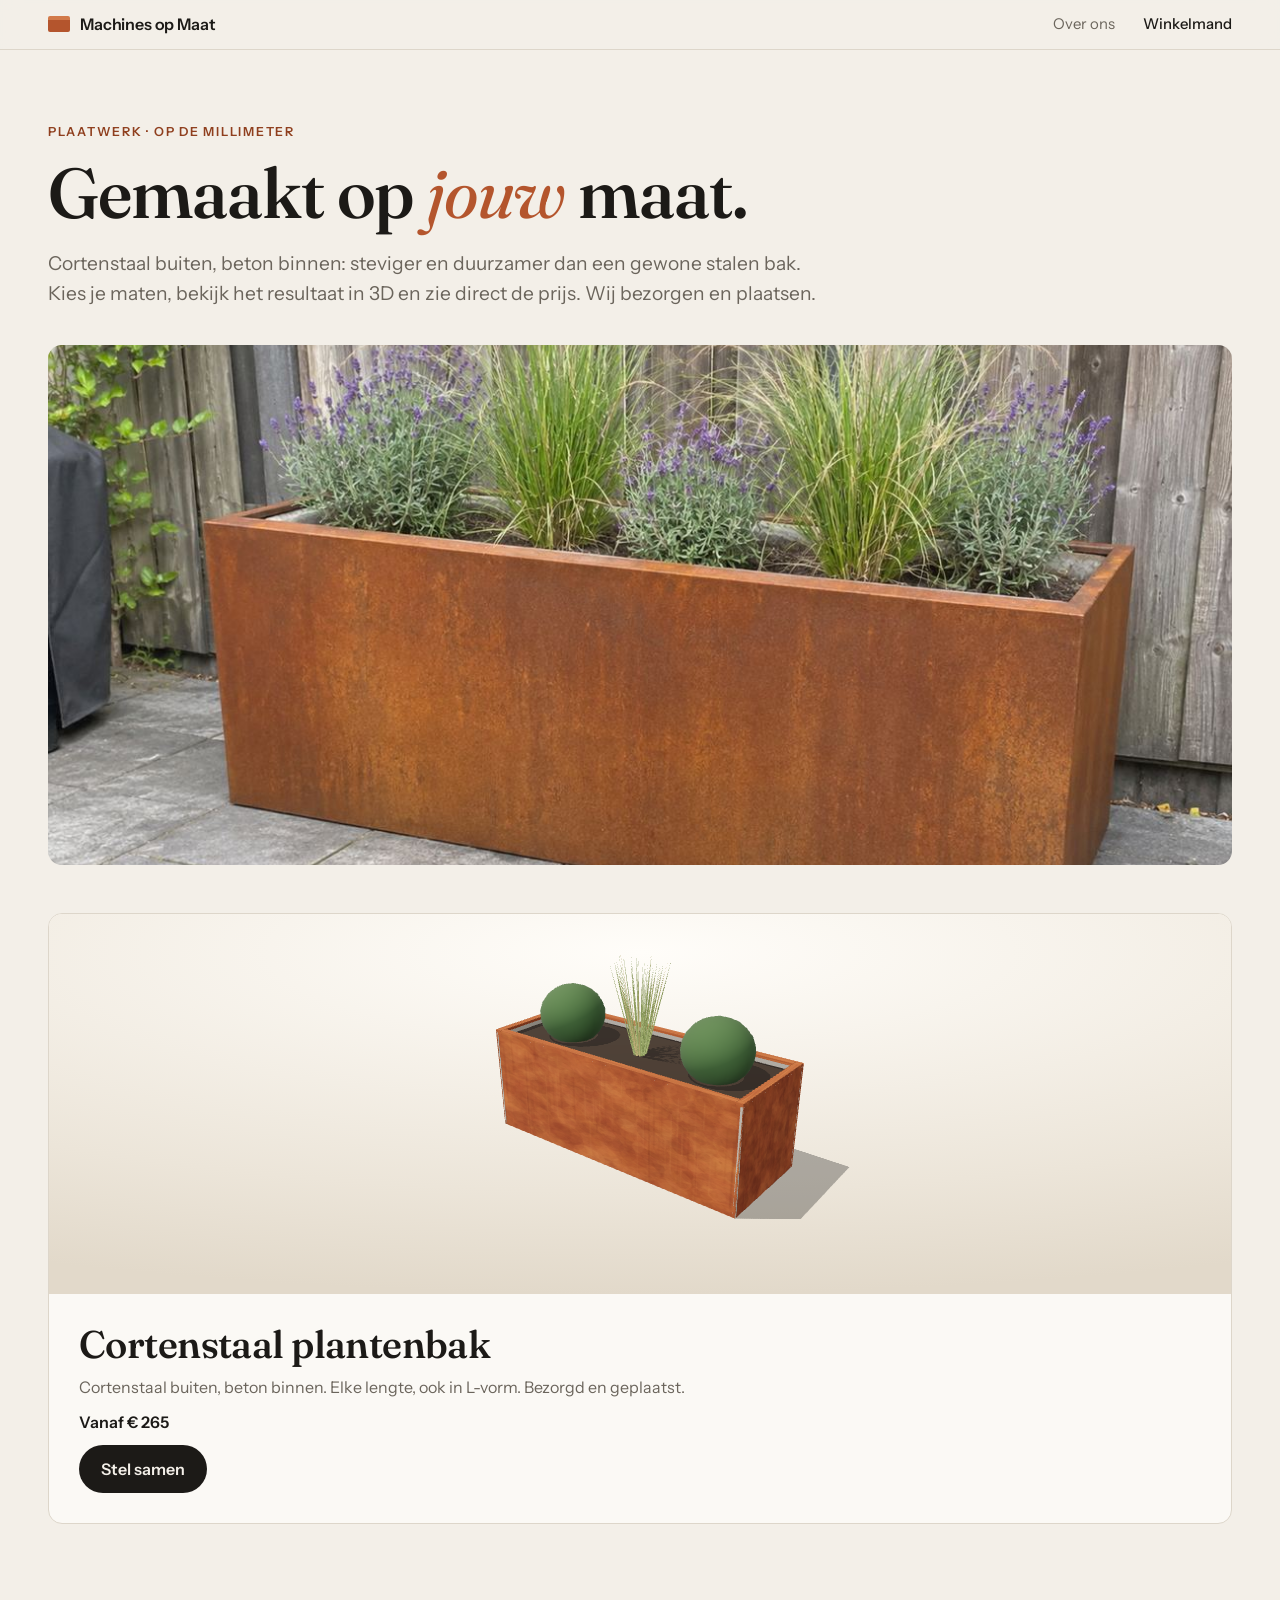
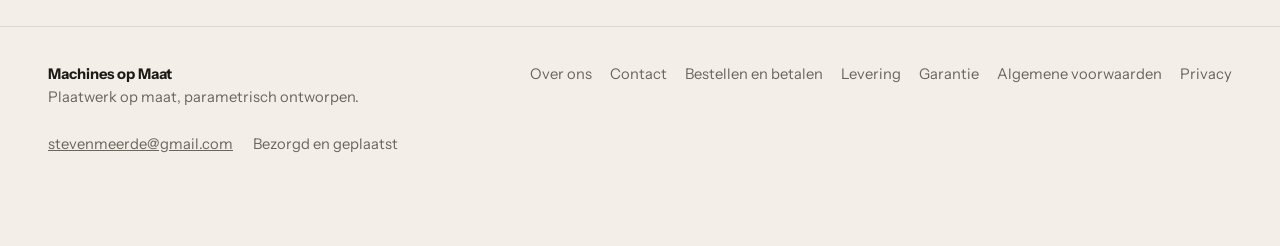
<file: index.html>
<!doctype html>
<html lang="nl">
<head>
  <meta charset="utf-8" />
  <meta name="viewport" content="width=device-width, initial-scale=1" />
  <title>Cortenstaal op maat – plantenbakken en plaatwerk | Machines op Maat</title>
  <meta name="description" content="Cortenstaal en plaatwerk op de millimeter op jouw maat. Stel je plantenbak zelf samen, bekijk hem in 3D en zie direct de prijs." />
  <meta property="og:title" content="Machines op Maat" />
  <meta property="og:description" content="Plaatwerk op jouw maat: stel samen, bekijk in 3D en zie direct de prijs." />
  <meta property="og:type" content="website" />
  <link rel="canonical" href="https://cortenopmaat.nl/" />
  <meta property="og:url" content="https://cortenopmaat.nl/" />
  <meta property="og:image" content="https://cortenopmaat.nl/img/fotos/lang-schutting.jpg" />
  <script type="application/ld+json">{"@context":"https://schema.org","@type":"Organization","name":"Machines op Maat","url":"https://cortenopmaat.nl/","logo":"https://cortenopmaat.nl/img/plantenbak.png"}</script>
  <meta name="theme-color" content="#f3efe8" />
  <link rel="icon" href="data:image/svg+xml,%3Csvg xmlns='http://www.w3.org/2000/svg' viewBox='0 0 32 32'%3E%3Crect width='32' height='32' rx='6' fill='%231c1a17'/%3E%3Cpath d='M6 12h20v12H6z' fill='%23b4552d'/%3E%3Cpath d='M6 12h20v3H6z' fill='%23d27a4a'/%3E%3C/svg%3E" />
  <link rel="preconnect" href="https://fonts.googleapis.com" />
  <link rel="preconnect" href="https://fonts.gstatic.com" crossorigin />
  <link href="https://fonts.googleapis.com/css2?family=Fraunces:opsz,wght@9..144,400;9..144,560&family=Instrument+Sans:wght@400;500;600&display=swap" rel="stylesheet" />
  <script type="module" crossorigin src="./assets/index-7jy2VyW_.js"></script>
  <link rel="modulepreload" crossorigin href="./assets/mand-CVOlcmut.js">
  <link rel="modulepreload" crossorigin href="./assets/url-CrUWaDrc.js">
  <link rel="modulepreload" crossorigin href="./assets/three.core-C15xORQ-.js">
  <link rel="modulepreload" crossorigin href="./assets/scene-BCp9Zj56.js">
  <link rel="stylesheet" crossorigin href="./assets/stijl-B1jj_uhL.css">
</head>
<body>
  <header class="kop">
    <a class="merk" href="./"><span class="merk-blok" aria-hidden="true"></span><span data-merk>Machines op Maat</span></a>
    <nav aria-label="Pagina"><a href="./info.html">Over ons</a><a class="altijd" href="./afrekenen.html" data-mand>Winkelmand</a></nav>
  </header>

  <main>
    <section class="intro">
      <p class="label">Plaatwerk · op de millimeter</p>
      <h1>Gemaakt op <em>jouw</em> maat.</h1>
      <p class="lead">Cortenstaal buiten, beton binnen: steviger en duurzamer dan een gewone stalen bak. Kies je maten, bekijk het resultaat in 3D en zie direct de prijs. Wij bezorgen en plaatsen.</p>
    </section>
    <figure class="heldfoto"><img src="./img/fotos/lang-schutting.jpg" alt="Cortenstalen plantenbak met betonnen binnenwand in een tuin" width="1200" height="900" /></figure>
    <!-- De productkaarten komen uit producten/index.js (zie js/landing.js). -->
    <section id="producten" class="producten" aria-label="Producten"></section>
  </main>

  <footer class="voet">
    <div><strong data-merk>Machines op Maat</strong><p>Plaatwerk op maat, parametrisch ontworpen.</p></div>
    <nav class="voetlinks" aria-label="Informatie"><a href="./info.html#over-ons">Over ons</a><a href="./info.html#contact">Contact</a><a href="./info.html#bestellen">Bestellen en betalen</a><a href="./info.html#levering">Levering</a><a href="./info.html#garantie">Garantie</a><a href="./info.html#voorwaarden">Algemene voorwaarden</a><a href="./info.html#privacy">Privacy</a></nav>
    <div id="voetcontact"></div>
  </footer>
</body>
</html>
</file>
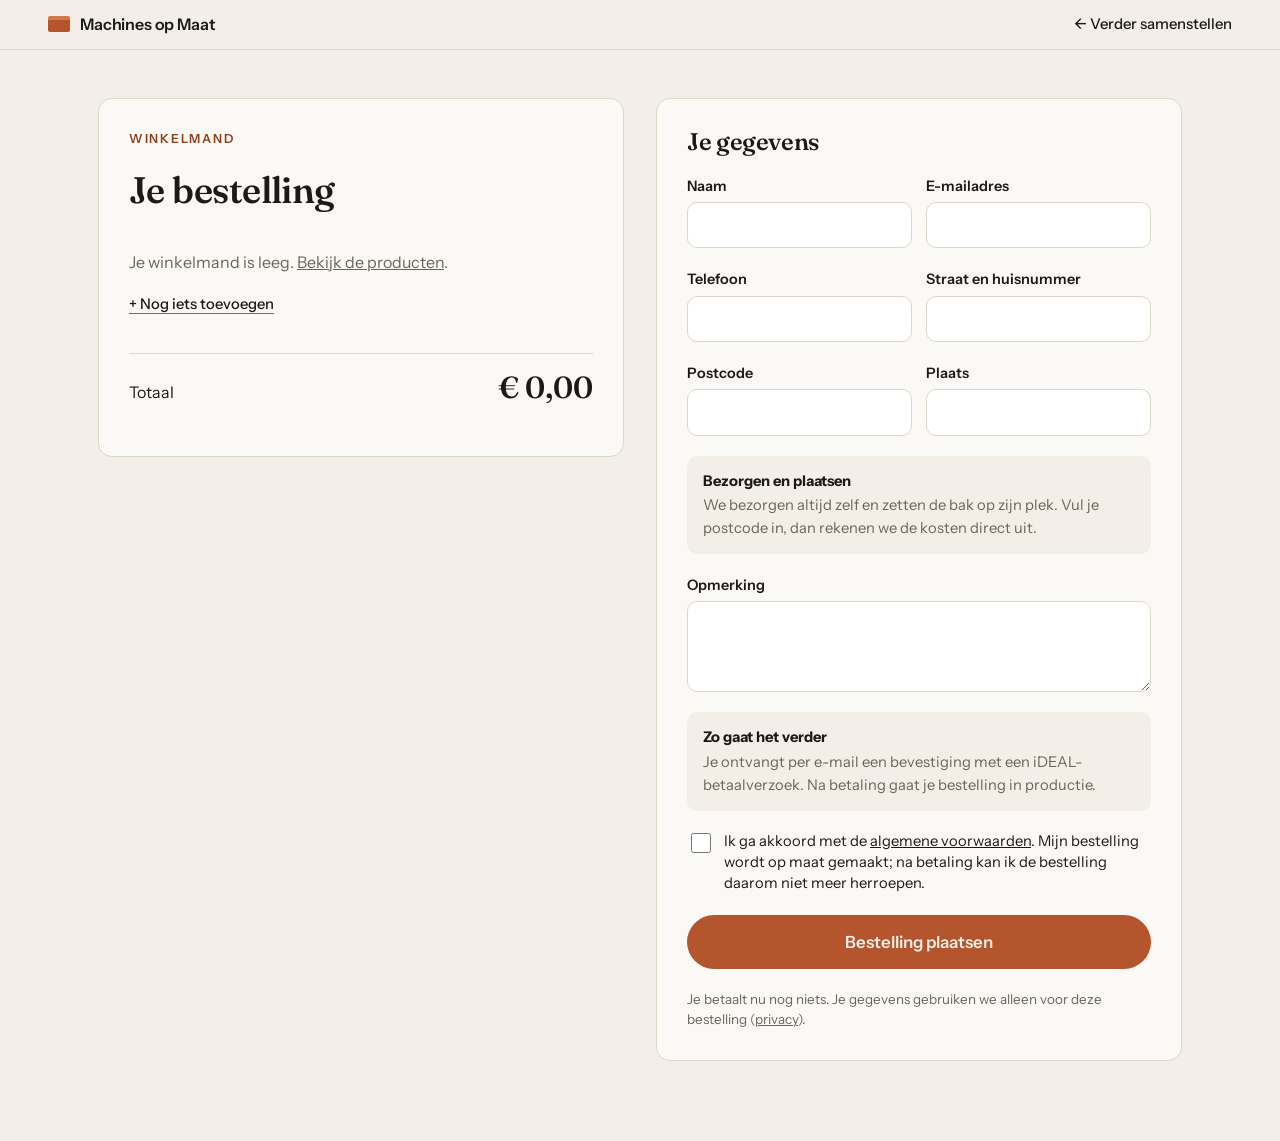
<file: afrekenen.html>
<!doctype html>
<html lang="nl">
<head>
  <meta charset="utf-8" />
  <meta name="viewport" content="width=device-width, initial-scale=1" />
  <title>Bestellen – Machines op Maat</title>
  <meta name="robots" content="noindex" />
  <meta name="theme-color" content="#f3efe8" />
  <link rel="icon" href="data:image/svg+xml,%3Csvg xmlns='http://www.w3.org/2000/svg' viewBox='0 0 32 32'%3E%3Crect width='32' height='32' rx='6' fill='%231c1a17'/%3E%3Cpath d='M6 12h20v12H6z' fill='%23b4552d'/%3E%3Cpath d='M6 12h20v3H6z' fill='%23d27a4a'/%3E%3C/svg%3E" />
  <link rel="preconnect" href="https://fonts.googleapis.com" />
  <link rel="preconnect" href="https://fonts.gstatic.com" crossorigin />
  <link href="https://fonts.googleapis.com/css2?family=Fraunces:opsz,wght@9..144,400;9..144,560&family=Instrument+Sans:wght@400;500;600&display=swap" rel="stylesheet" />
  <script type="module" crossorigin src="./assets/afrekenen-CkDpRGlQ.js"></script>
  <link rel="modulepreload" crossorigin href="./assets/mand-CVOlcmut.js">
  <link rel="modulepreload" crossorigin href="./assets/url-CrUWaDrc.js">
  <link rel="stylesheet" crossorigin href="./assets/stijl-B1jj_uhL.css">
</head>
<body>
  <header class="kop">
    <a class="merk" href="./"><span class="merk-blok" aria-hidden="true"></span><span data-merk>Machines op Maat</span></a>
    <nav aria-label="Pagina"><a class="altijd" href="./">← Verder samenstellen</a></nav>
  </header>

  <main class="kassa">
    <section class="paneel" aria-label="Winkelmand">
      <p class="label">Winkelmand</p>
      <h1 class="kassakop">Je bestelling</h1>
      <div id="regels" class="mandregels"></div>
      <p id="leeg" class="leeg" hidden>Je winkelmand is leeg. <a href="./">Bekijk de producten</a>.</p>
      <a class="tekstknop" href="./">+ Nog iets toevoegen</a>
      <p class="klein-tekst" id="bezorgregel"></p>
      <div class="totaal"><span>Totaal</span><strong id="totaal"></strong></div>
      <p class="klein-tekst" id="btwregel"></p>
    </section>

    <form id="kassaform" class="paneel" novalidate>
      <h2>Je gegevens</h2>
      <div class="veldrij">
        <label>Naam<input name="naam" autocomplete="name" required /></label>
        <label>E-mailadres<input name="email" type="email" autocomplete="email" required /></label>
      </div>
      <div class="veldrij">
        <label>Telefoon<input name="telefoon" type="tel" autocomplete="tel" /></label>
        <label>Straat en huisnummer<input name="straat" autocomplete="street-address" required /></label>
      </div>
      <div class="veldrij">
        <label>Postcode<input name="postcode" autocomplete="postal-code" required /></label>
        <label>Plaats<input name="plaats" autocomplete="address-level2" required /></label>
      </div>
      <div class="levering">
        <strong>Bezorgen en plaatsen</strong>
        <p id="bezorgtekst">We bezorgen altijd zelf en zetten de bak op zijn plek. Vul je postcode in, dan rekenen we de kosten direct uit.</p>
      </div>
      <label>Opmerking<textarea name="opmerking" rows="3"></textarea></label>
      <input type="text" name="_honey" tabindex="-1" autocomplete="off" class="honing" aria-hidden="true" />

      <div class="levering">
        <strong>Zo gaat het verder</strong>
        <p>Je ontvangt per e-mail een bevestiging met een iDEAL-betaalverzoek. Na betaling gaat je bestelling in productie<span id="levertijdtekst"></span>.</p>
      </div>
      <label class="rij akkoord"><input type="checkbox" name="akkoord" required />
        <span>Ik ga akkoord met de <a href="./info.html#voorwaarden" target="_blank">algemene voorwaarden</a>. Mijn bestelling wordt op maat gemaakt; na betaling kan ik de bestelling daarom niet meer herroepen.</span></label>

      <div id="kassamelding" class="meldingen" aria-live="polite"></div>
      <button type="submit" class="knop groot" id="verstuur">Bestelling plaatsen</button>
      <p class="klein-tekst">Je betaalt nu nog niets. Je gegevens gebruiken we alleen voor deze bestelling (<a href="./info.html#privacy" target="_blank">privacy</a>).</p>
    </form>
  </main>

</body>
</html>
</file>
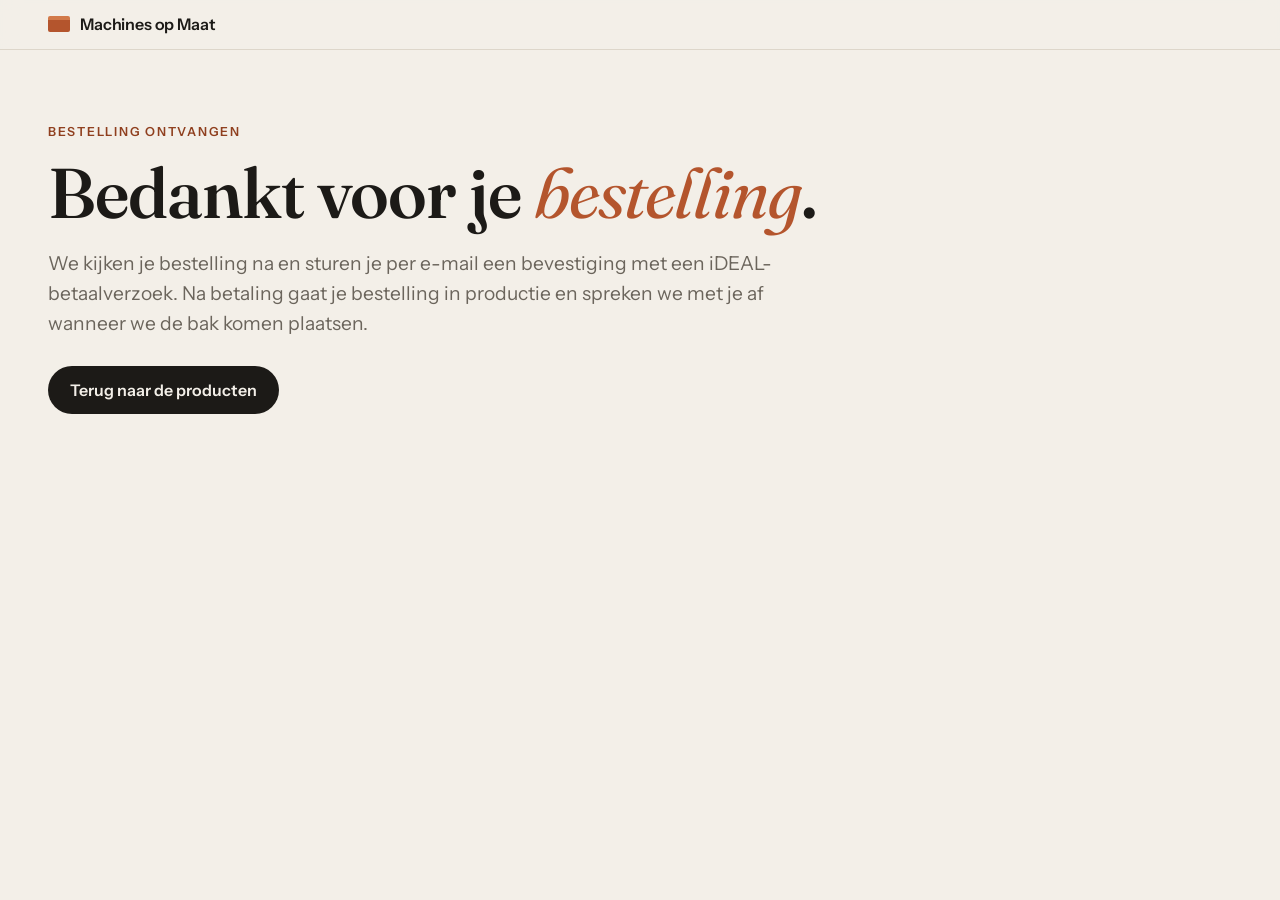
<file: bedankt.html>
<!doctype html>
<html lang="nl">
<head>
  <meta charset="utf-8" />
  <meta name="viewport" content="width=device-width, initial-scale=1" />
  <title>Bedankt – Machines op Maat</title>
  <meta name="robots" content="noindex" />
  <link rel="preconnect" href="https://fonts.googleapis.com" />
  <link rel="preconnect" href="https://fonts.gstatic.com" crossorigin />
  <link href="https://fonts.googleapis.com/css2?family=Fraunces:opsz,wght@9..144,400;9..144,560&family=Instrument+Sans:wght@400;500;600&display=swap" rel="stylesheet" />
  <link rel="stylesheet" crossorigin href="./assets/stijl-B1jj_uhL.css">
</head>
<body>
  <header class="kop"><a class="merk" href="./"><span class="merk-blok" aria-hidden="true"></span><span>Machines op Maat</span></a></header>
  <main class="intro">
    <p class="label">Bestelling ontvangen</p>
    <h1>Bedankt voor je <em>bestelling</em>.</h1>
    <p class="lead">We kijken je bestelling na en sturen je per e-mail een bevestiging met een iDEAL-betaalverzoek. Na betaling gaat je bestelling in productie en spreken we met je af wanneer we de bak komen plaatsen.</p>
    <p style="margin-top:28px"><a class="knop" href="./">Terug naar de producten</a></p>
  </main>
</body>
</html>
</file>
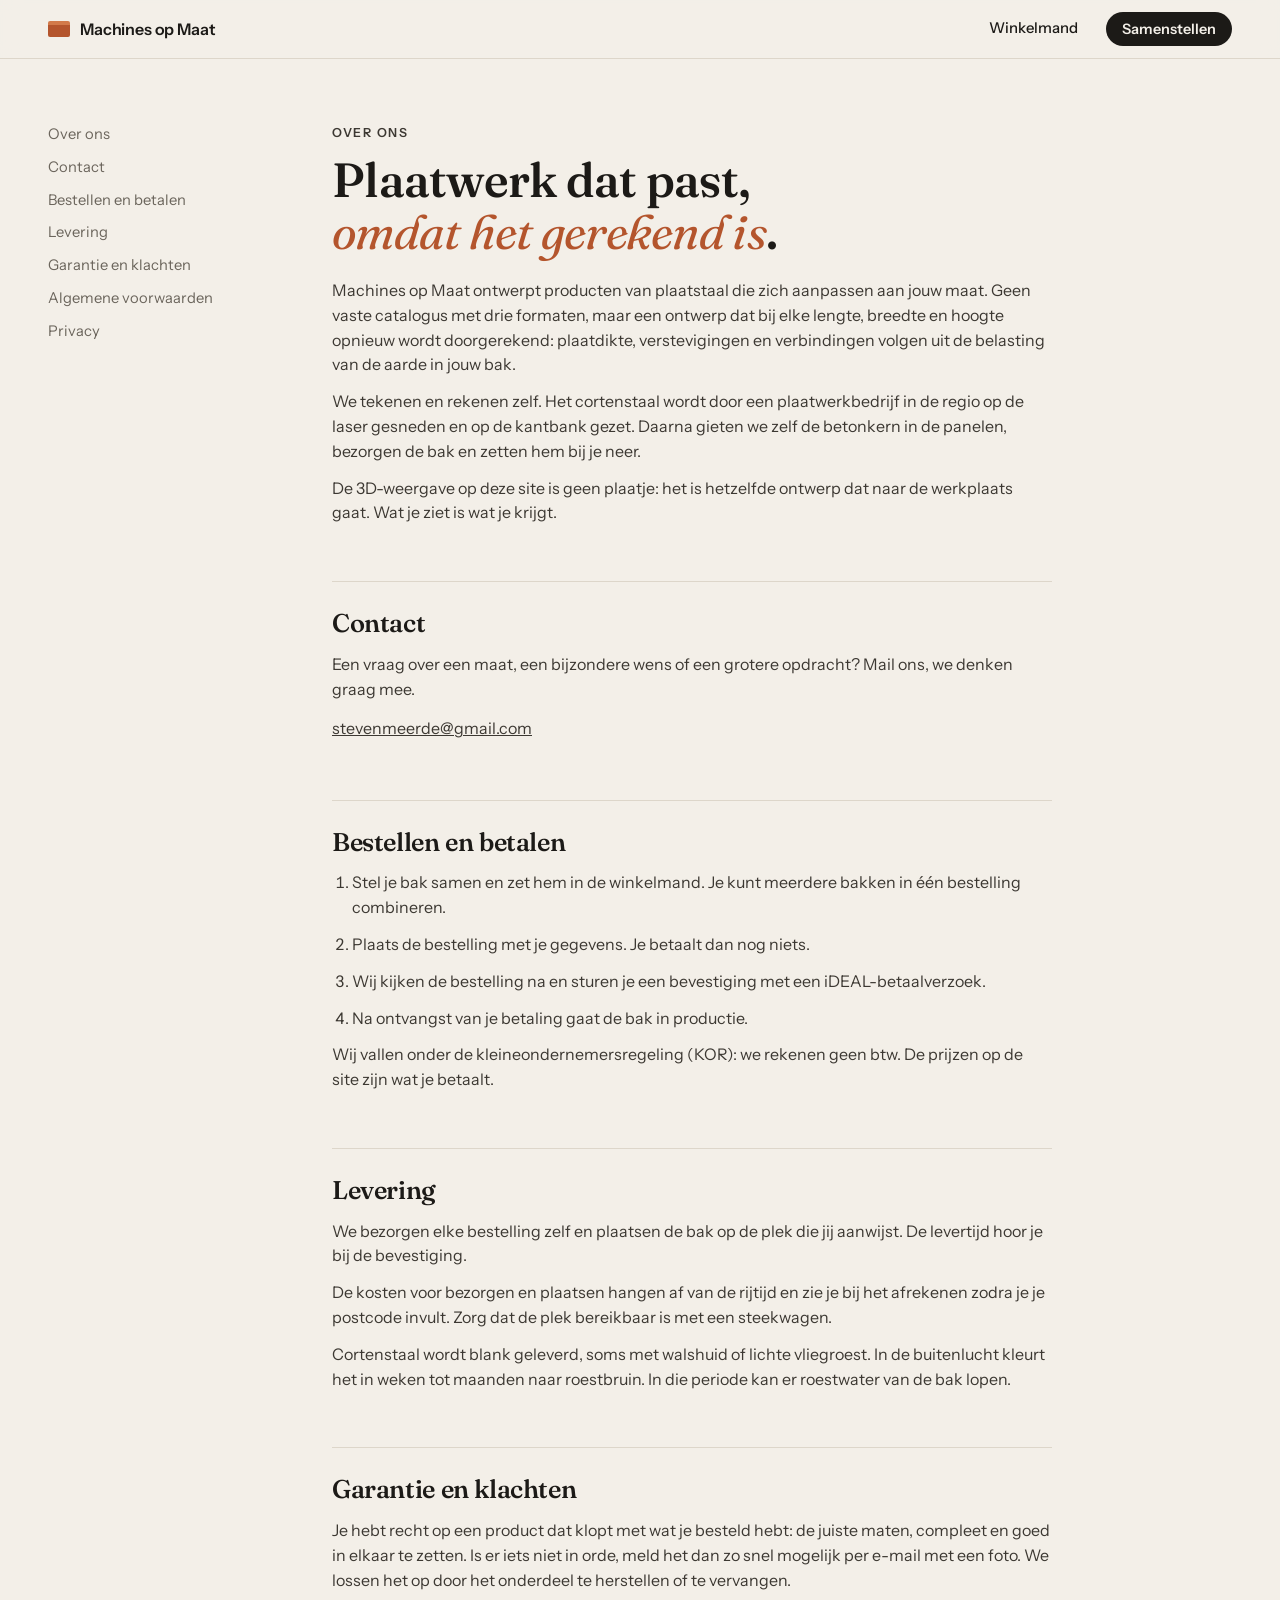
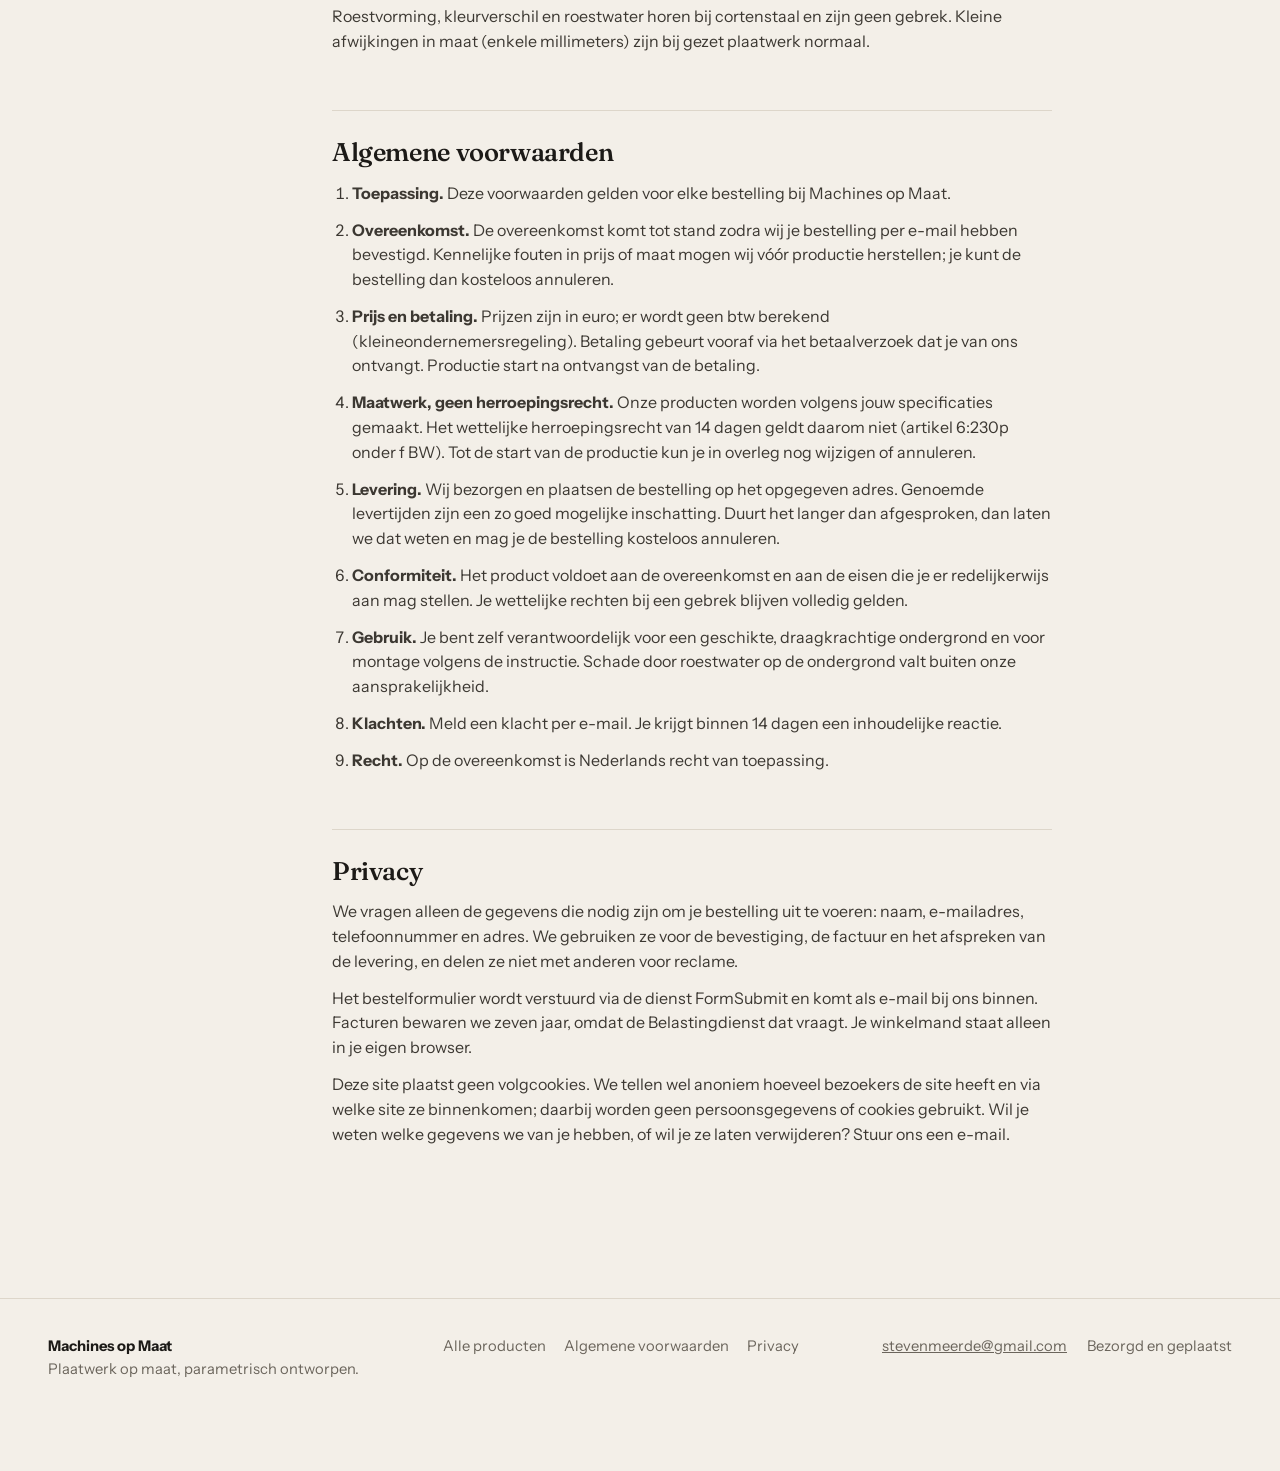
<file: info.html>
<!doctype html>
<html lang="nl">
<head>
  <meta charset="utf-8" />
  <meta name="viewport" content="width=device-width, initial-scale=1" />
  <title>Over ons, levering en voorwaarden – Machines op Maat</title>
  <link rel="canonical" href="https://cortenopmaat.nl/info.html" />
  <meta name="description" content="Wie we zijn, hoe bestellen, betalen en leveren werkt, en onze voorwaarden en privacyverklaring." />
  <meta name="theme-color" content="#f3efe8" />
  <link rel="icon" href="data:image/svg+xml,%3Csvg xmlns='http://www.w3.org/2000/svg' viewBox='0 0 32 32'%3E%3Crect width='32' height='32' rx='6' fill='%231c1a17'/%3E%3Cpath d='M6 12h20v12H6z' fill='%23b4552d'/%3E%3Cpath d='M6 12h20v3H6z' fill='%23d27a4a'/%3E%3C/svg%3E" />
  <link rel="preconnect" href="https://fonts.googleapis.com" />
  <link rel="preconnect" href="https://fonts.gstatic.com" crossorigin />
  <link href="https://fonts.googleapis.com/css2?family=Fraunces:opsz,wght@9..144,400;9..144,560&family=Instrument+Sans:wght@400;500;600&display=swap" rel="stylesheet" />
  <script type="module" crossorigin src="./assets/info-CX1s8xrV.js"></script>
  <link rel="modulepreload" crossorigin href="./assets/mand-CVOlcmut.js">
  <link rel="stylesheet" crossorigin href="./assets/stijl-B1jj_uhL.css">
</head>
<body>
  <header class="kop">
    <a class="merk" href="./"><span class="merk-blok" aria-hidden="true"></span><span data-merk>Machines op Maat</span></a>
    <nav aria-label="Pagina"><a class="altijd" href="./afrekenen.html" data-mand>Winkelmand</a><a class="knop klein" href="./">Samenstellen</a></nav>
  </header>

  <main class="info">
    <nav class="inhoud" aria-label="Op deze pagina">
      <a href="#over-ons">Over ons</a><a href="#contact">Contact</a><a href="#bestellen">Bestellen en betalen</a><a href="#levering">Levering</a>
      <a href="#garantie">Garantie en klachten</a><a href="#voorwaarden">Algemene voorwaarden</a><a href="#privacy">Privacy</a>
    </nav>
    <div class="tekst">
      <section id="over-ons">
        <p class="label">Over ons</p>
        <h1>Plaatwerk dat past, <em>omdat het gerekend is</em>.</h1>
        <p>Machines op Maat ontwerpt producten van plaatstaal die zich aanpassen aan jouw maat. Geen vaste catalogus met drie formaten, maar een ontwerp dat bij elke lengte, breedte en hoogte opnieuw wordt doorgerekend: plaatdikte, verstevigingen en verbindingen volgen uit de belasting van de aarde in jouw bak.</p>
        <p>We tekenen en rekenen zelf. Het cortenstaal wordt door een plaatwerkbedrijf in de regio op de laser gesneden en op de kantbank gezet. Daarna gieten we zelf de betonkern in de panelen, bezorgen de bak en zetten hem bij je neer.</p>
        <p>De 3D-weergave op deze site is geen plaatje: het is hetzelfde ontwerp dat naar de werkplaats gaat. Wat je ziet is wat je krijgt.</p>
      </section>

      <section id="contact">
        <h2>Contact</h2>
        <p>Een vraag over een maat, een bijzondere wens of een grotere opdracht? Mail ons, we denken graag mee.</p>
        <p id="contactregels" class="contactregels"></p>
      </section>

      <section id="bestellen">
        <h2>Bestellen en betalen</h2>
        <ol>
          <li>Stel je bak samen en zet hem in de winkelmand. Je kunt meerdere bakken in één bestelling combineren.</li>
          <li>Plaats de bestelling met je gegevens. Je betaalt dan nog niets.</li>
          <li>Wij kijken de bestelling na en sturen je een bevestiging met een iDEAL-betaalverzoek.</li>
          <li>Na ontvangst van je betaling gaat de bak in productie.</li>
        </ol>
        <p>Wij vallen onder de kleineondernemersregeling (KOR): we rekenen geen btw. De prijzen op de site zijn wat je betaalt.</p>
      </section>

      <section id="levering">
        <h2>Levering</h2>
        <p>We bezorgen elke bestelling zelf en plaatsen de bak op de plek die jij aanwijst. <span id="levertijd">De levertijd hoor je bij de bevestiging.</span></p>
        <p>De kosten voor bezorgen en plaatsen hangen af van de rijtijd en zie je bij het afrekenen zodra je je postcode invult. Zorg dat de plek bereikbaar is met een steekwagen.</p>
        <p>Cortenstaal wordt blank geleverd, soms met walshuid of lichte vliegroest. In de buitenlucht kleurt het in weken tot maanden naar roestbruin. In die periode kan er roestwater van de bak lopen.</p>
      </section>

      <section id="garantie">
        <h2>Garantie en klachten</h2>
        <p>Je hebt recht op een product dat klopt met wat je besteld hebt: de juiste maten, compleet en goed in elkaar te zetten. Is er iets niet in orde, meld het dan zo snel mogelijk per e-mail met een foto. We lossen het op door het onderdeel te herstellen of te vervangen.</p>
        <p>Roestvorming, kleurverschil en roestwater horen bij cortenstaal en zijn geen gebrek. Kleine afwijkingen in maat (enkele millimeters) zijn bij gezet plaatwerk normaal.</p>
      </section>

      <section id="voorwaarden">
        <h2>Algemene voorwaarden</h2>
        <ol class="artikelen">
          <li><strong>Toepassing.</strong> Deze voorwaarden gelden voor elke bestelling bij Machines op Maat<span id="vw-bedrijf"></span>.</li>
          <li><strong>Overeenkomst.</strong> De overeenkomst komt tot stand zodra wij je bestelling per e-mail hebben bevestigd. Kennelijke fouten in prijs of maat mogen wij vóór productie herstellen; je kunt de bestelling dan kosteloos annuleren.</li>
          <li><strong>Prijs en betaling.</strong> Prijzen zijn in euro; er wordt geen btw berekend (kleineondernemersregeling). Betaling gebeurt vooraf via het betaalverzoek dat je van ons ontvangt. Productie start na ontvangst van de betaling.</li>
          <li><strong>Maatwerk, geen herroepingsrecht.</strong> Onze producten worden volgens jouw specificaties gemaakt. Het wettelijke herroepingsrecht van 14 dagen geldt daarom niet (artikel 6:230p onder f BW). Tot de start van de productie kun je in overleg nog wijzigen of annuleren.</li>
          <li><strong>Levering.</strong> Wij bezorgen en plaatsen de bestelling op het opgegeven adres. Genoemde levertijden zijn een zo goed mogelijke inschatting. Duurt het langer dan afgesproken, dan laten we dat weten en mag je de bestelling kosteloos annuleren.</li>
          <li><strong>Conformiteit.</strong> Het product voldoet aan de overeenkomst en aan de eisen die je er redelijkerwijs aan mag stellen. Je wettelijke rechten bij een gebrek blijven volledig gelden.</li>
          <li><strong>Gebruik.</strong> Je bent zelf verantwoordelijk voor een geschikte, draagkrachtige ondergrond en voor montage volgens de instructie. Schade door roestwater op de ondergrond valt buiten onze aansprakelijkheid.</li>
          <li><strong>Klachten.</strong> Meld een klacht per e-mail. Je krijgt binnen 14 dagen een inhoudelijke reactie.</li>
          <li><strong>Recht.</strong> Op de overeenkomst is Nederlands recht van toepassing.</li>
        </ol>
      </section>

      <section id="privacy">
        <h2>Privacy</h2>
        <p>We vragen alleen de gegevens die nodig zijn om je bestelling uit te voeren: naam, e-mailadres, telefoonnummer en adres. We gebruiken ze voor de bevestiging, de factuur en het afspreken van de levering, en delen ze niet met anderen voor reclame.</p>
        <p>Het bestelformulier wordt verstuurd via de dienst FormSubmit en komt als e-mail bij ons binnen. Facturen bewaren we zeven jaar, omdat de Belastingdienst dat vraagt. Je winkelmand staat alleen in je eigen browser.</p>
        <p>Deze site plaatst geen volgcookies. We tellen wel anoniem hoeveel bezoekers de site heeft en via welke site ze binnenkomen; daarbij worden geen persoonsgegevens of cookies gebruikt. Wil je weten welke gegevens we van je hebben, of wil je ze laten verwijderen? Stuur ons een e-mail.</p>
      </section>
    </div>
  </main>

  <footer class="voet">
    <div><strong data-merk>Machines op Maat</strong><p>Plaatwerk op maat, parametrisch ontworpen.</p></div>
    <nav class="voetlinks" aria-label="Informatie"><a href="./">Alle producten</a><a href="#voorwaarden">Algemene voorwaarden</a><a href="#privacy">Privacy</a></nav>
    <div id="voetcontact"></div>
  </footer>

</body>
</html>
</file>
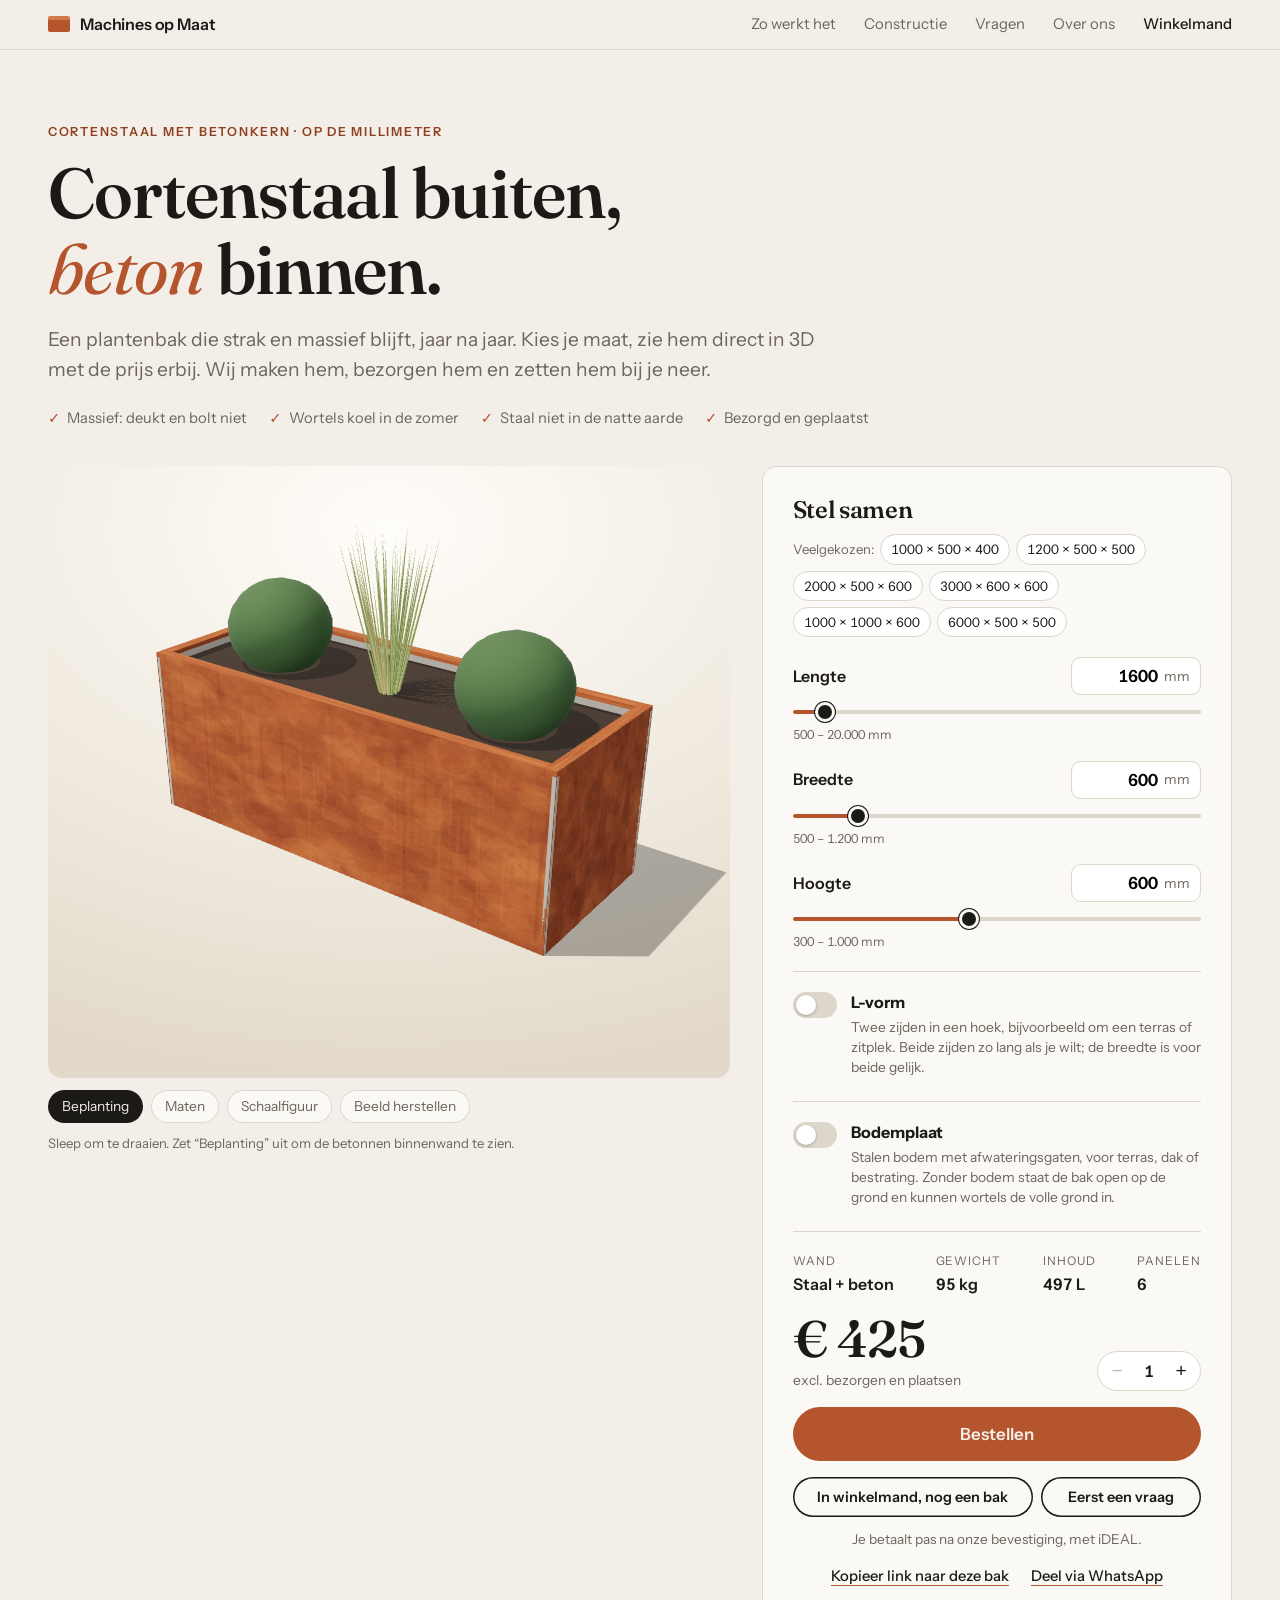
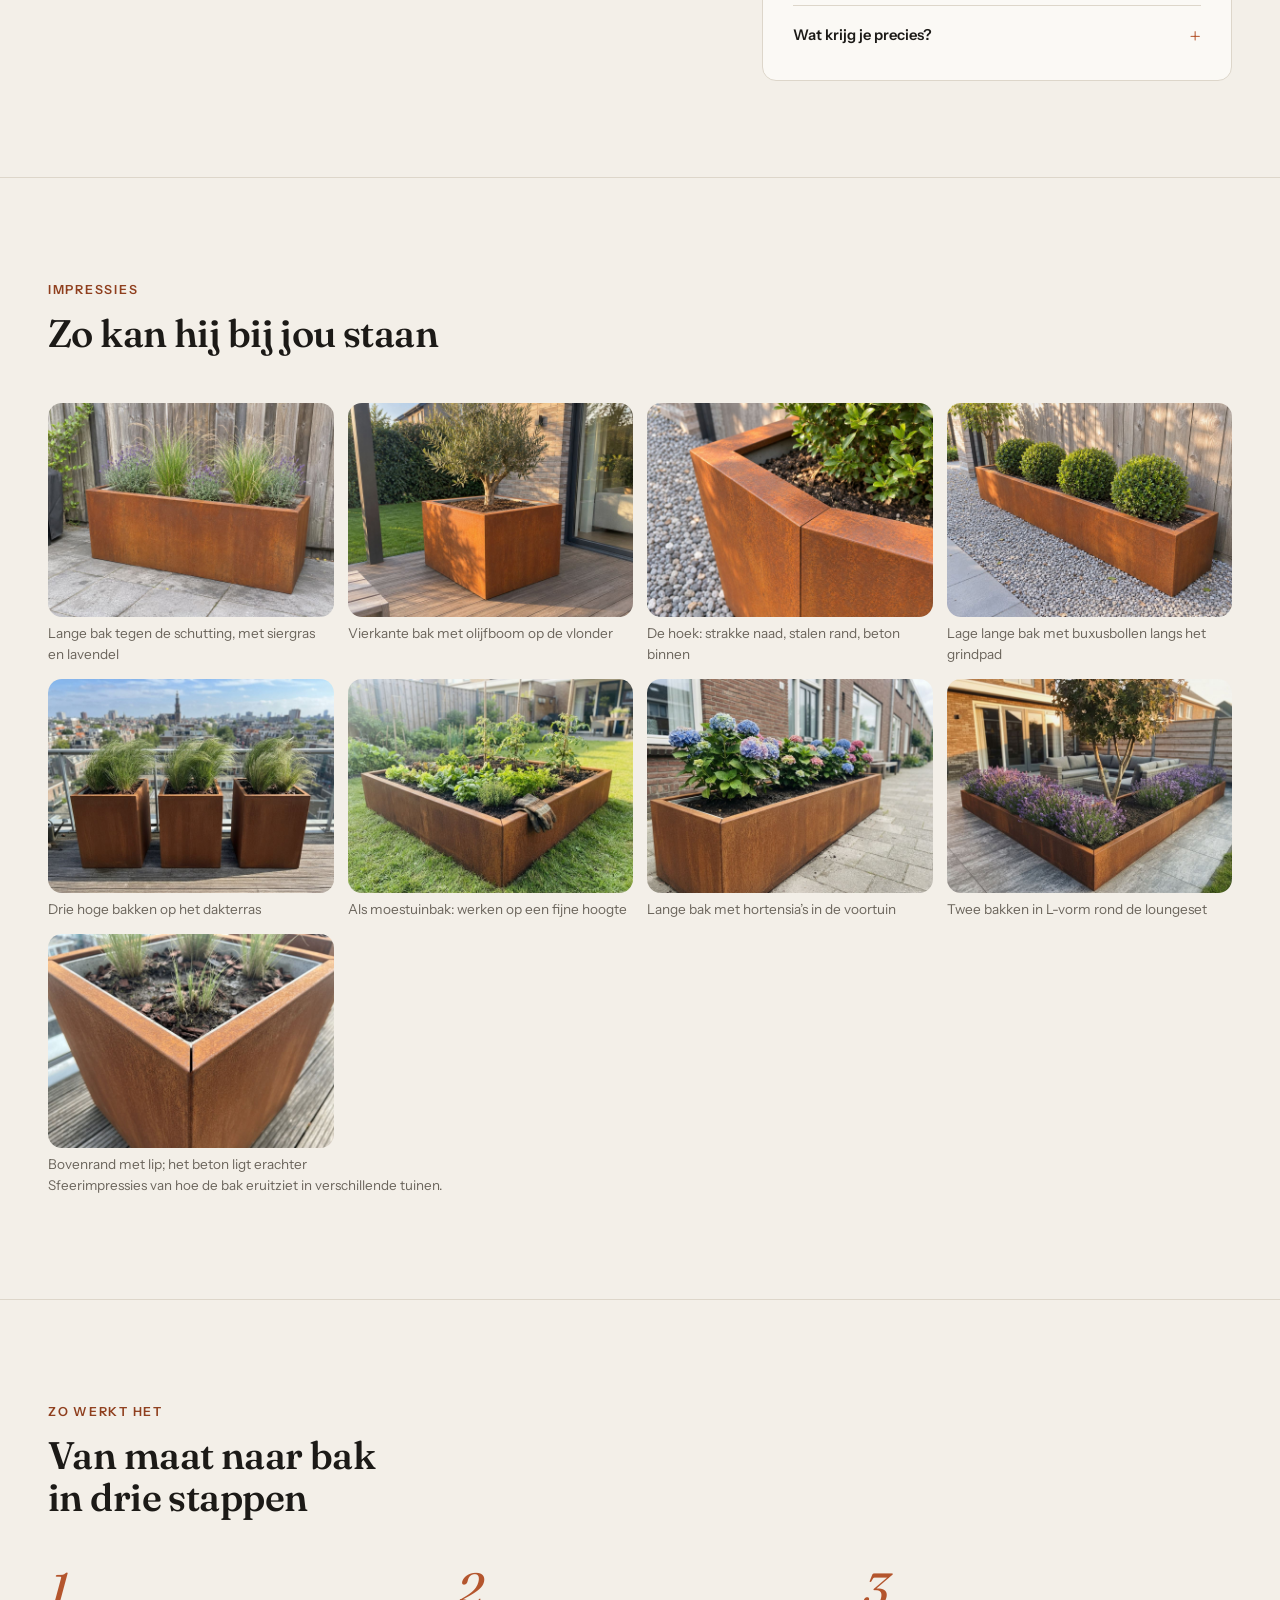
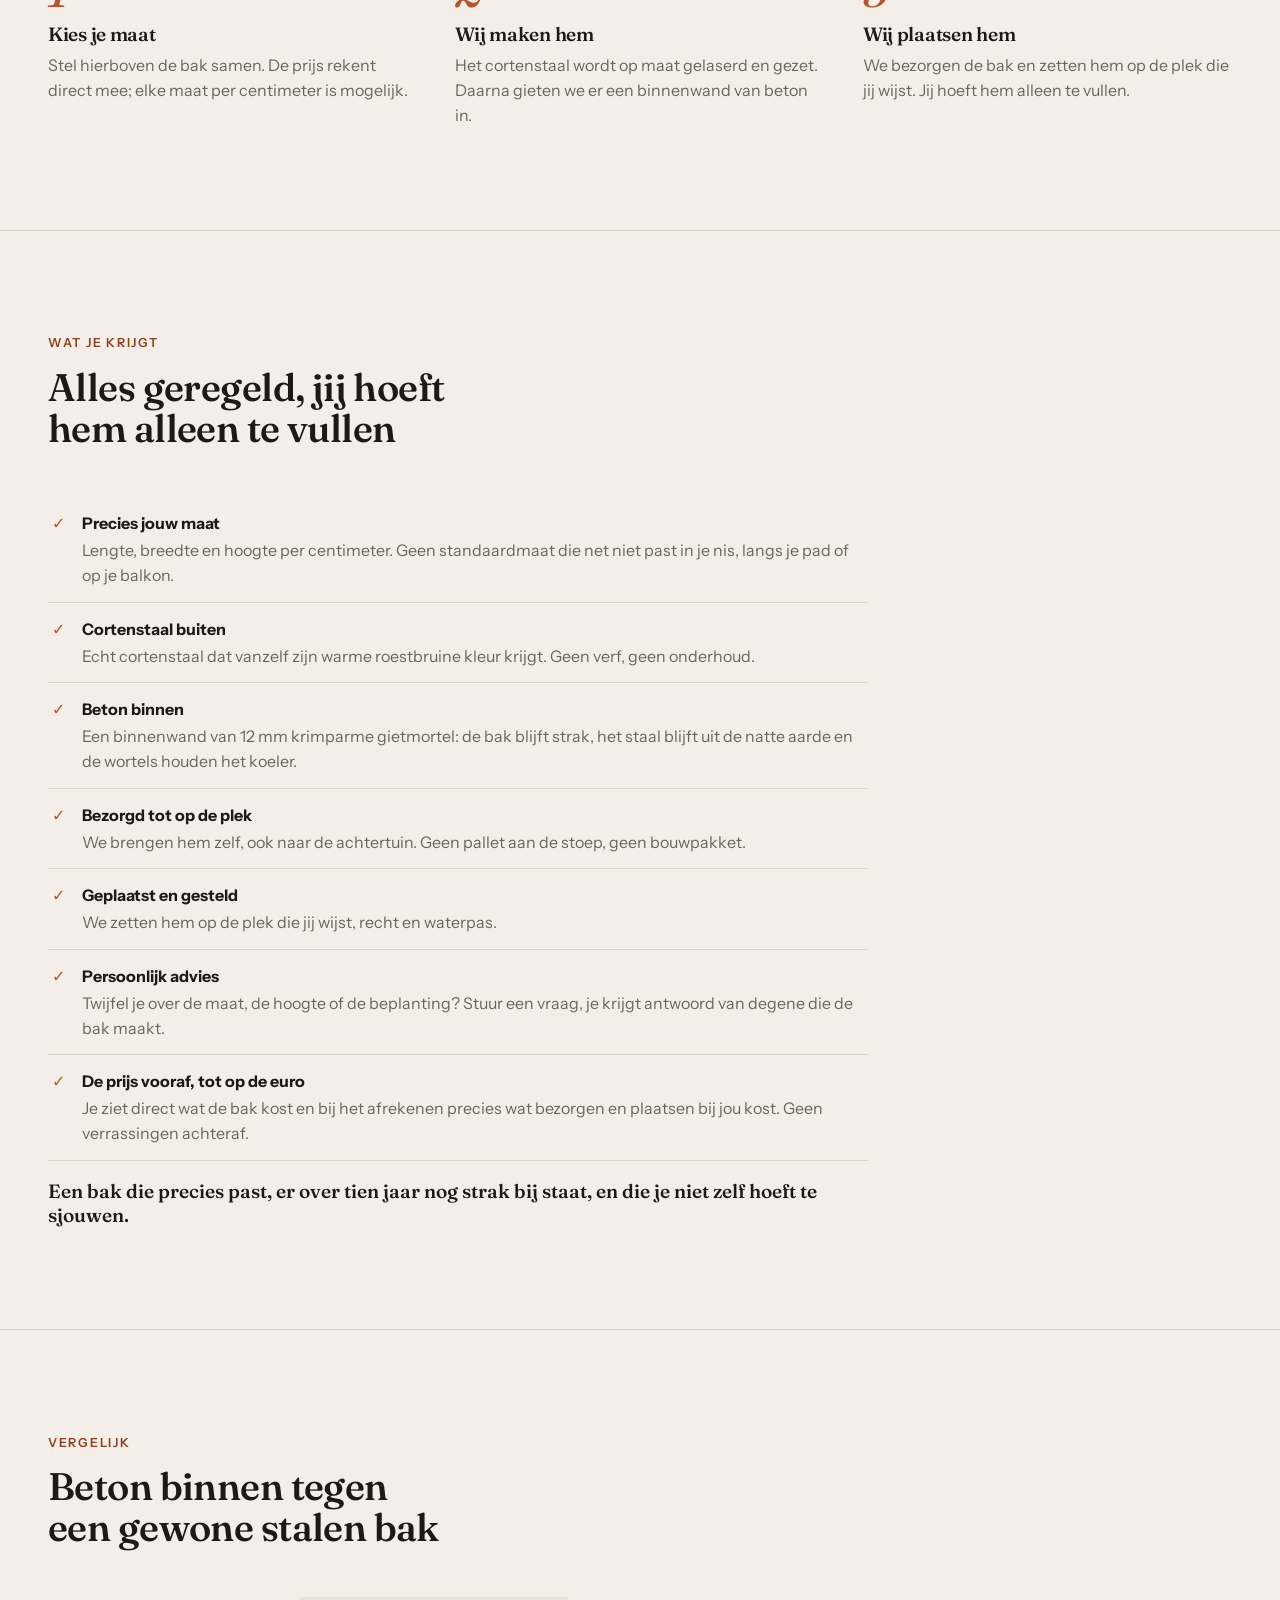
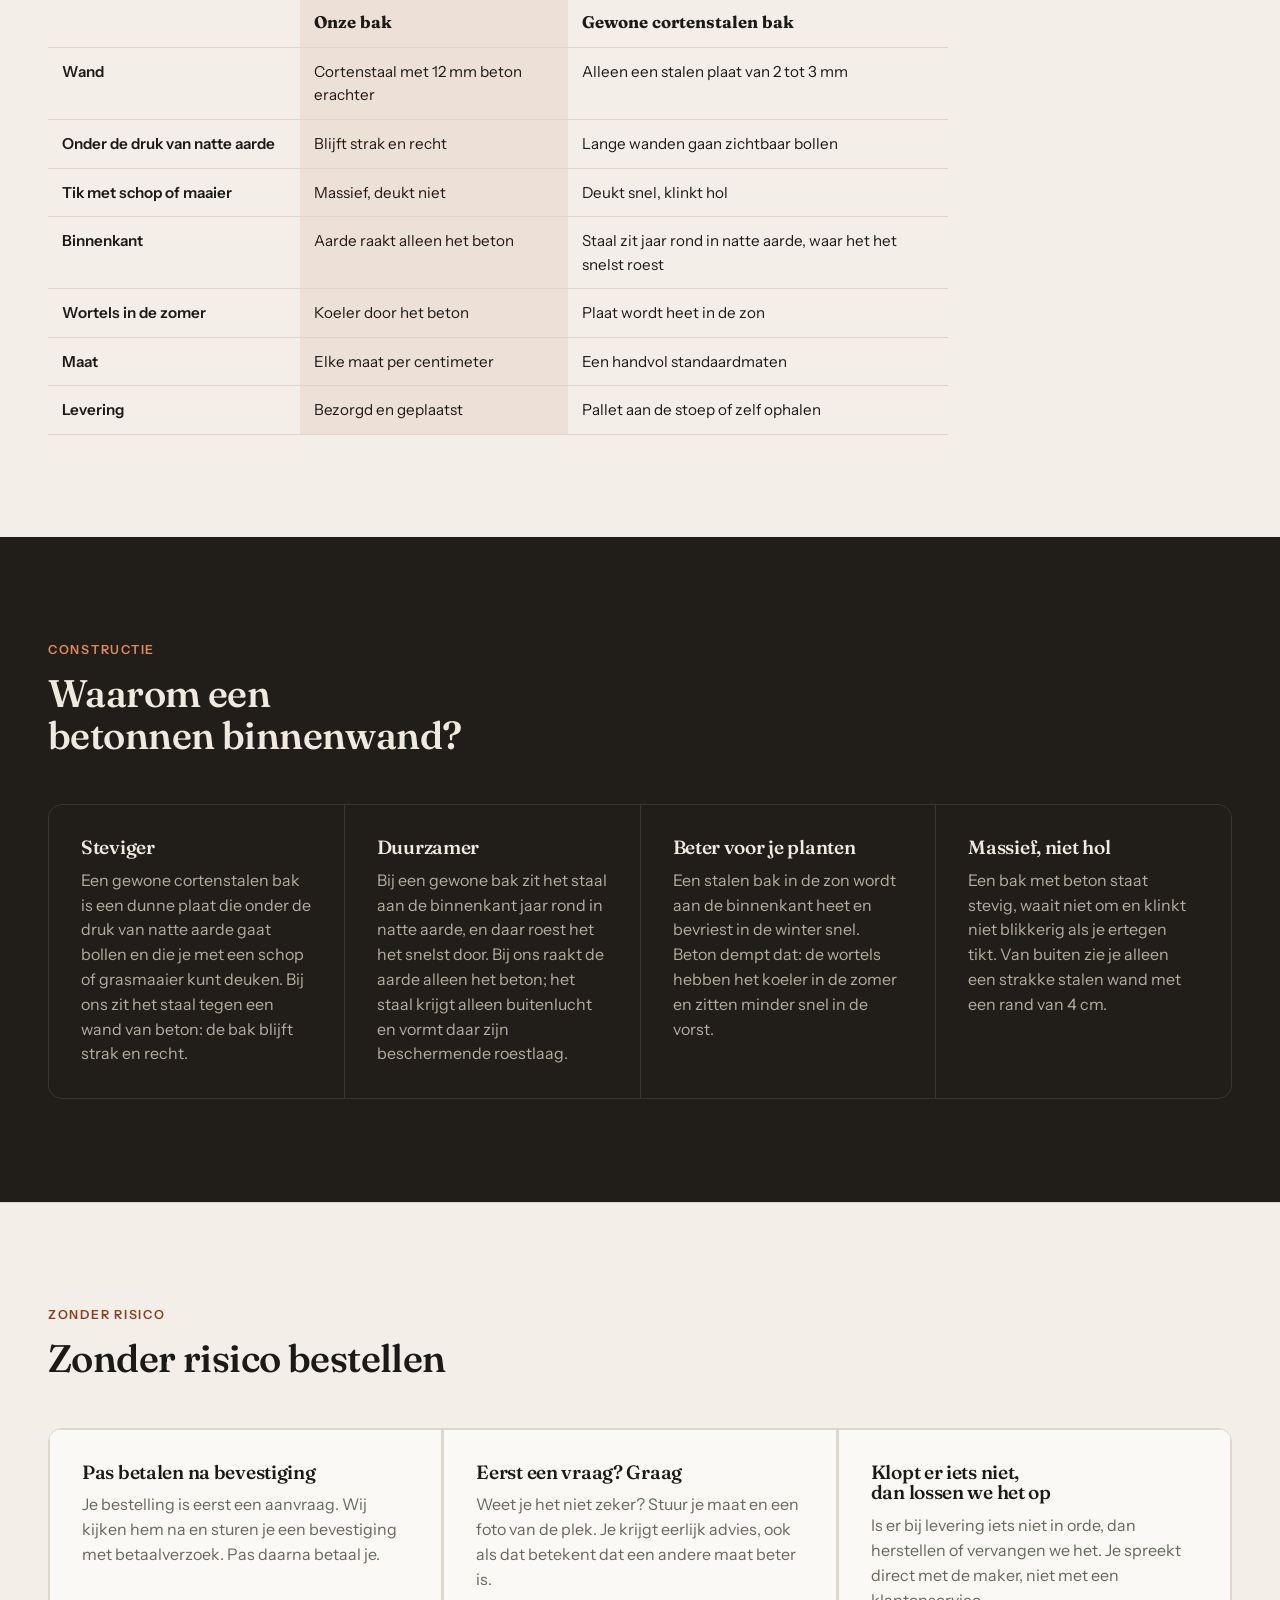
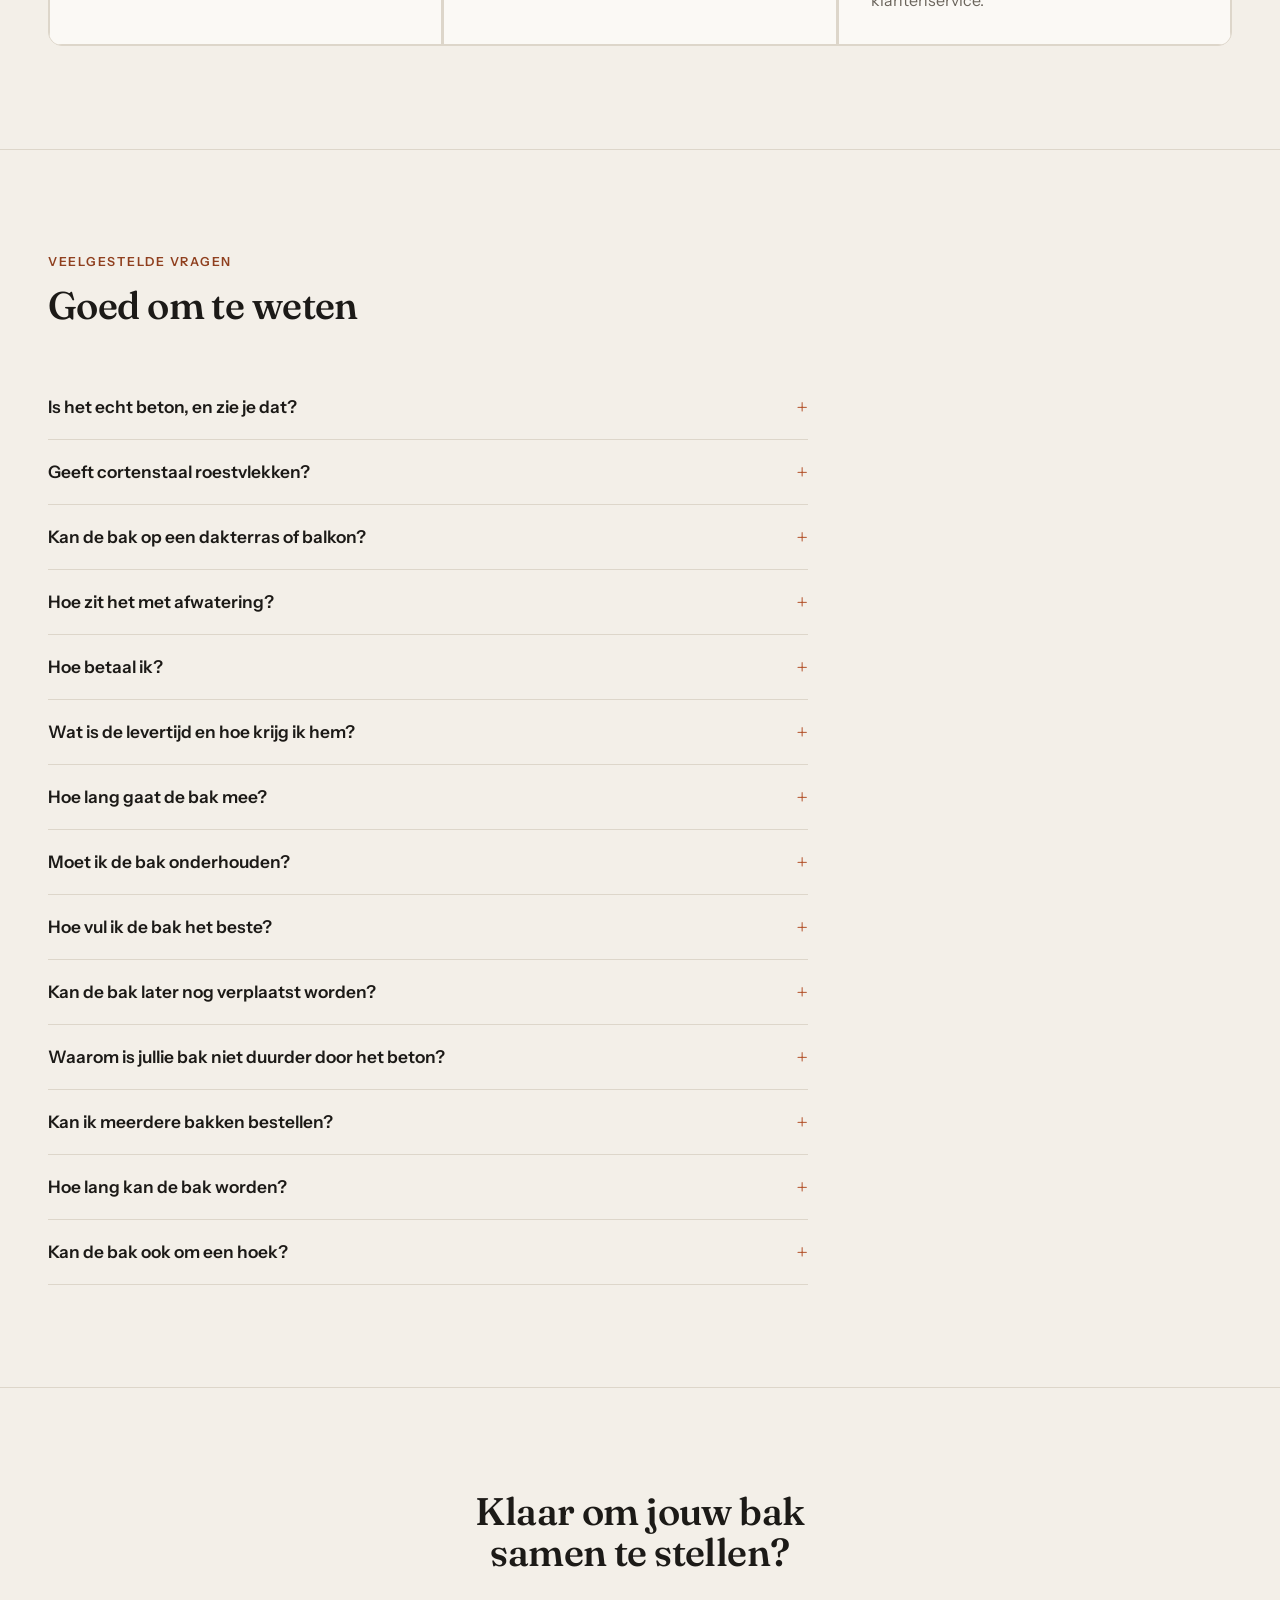
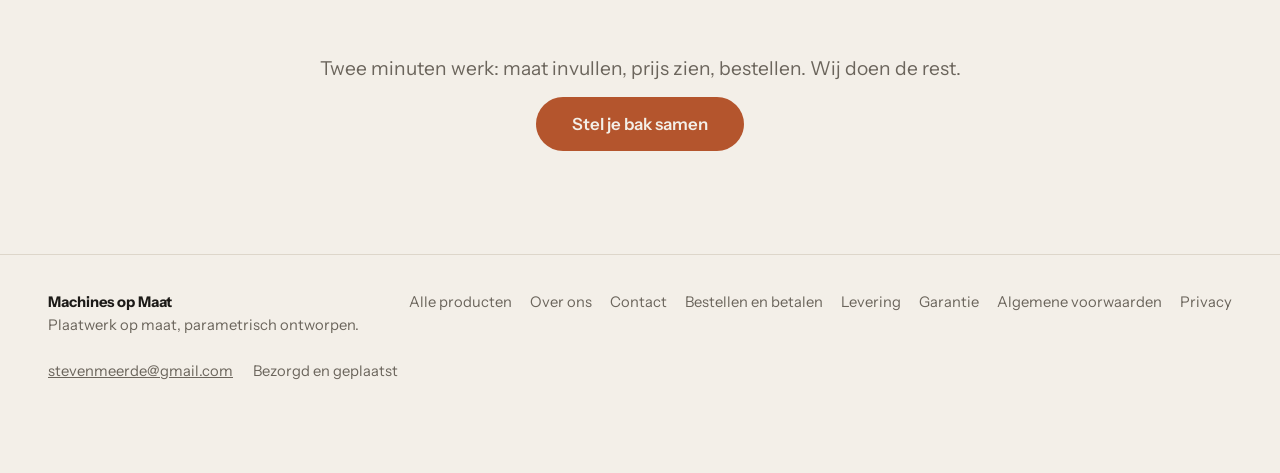
<file: plantenbak.html>
<!doctype html>
<html lang="nl">
<head>
  <meta charset="utf-8" />
  <meta name="viewport" content="width=device-width, initial-scale=1" />
  <title>Cortenstaal plantenbak op maat met betonkern – Machines op Maat</title>
  <meta name="description" content="Stel je cortenstalen plantenbak samen op de millimeter: kies lengte, breedte en hoogte en zie direct de prijs. Cortenstaal buiten, beton binnen: steviger en duurzamer. Inclusief bezorgen en plaatsen." />
  <meta property="og:title" content="Cortenstaal plantenbak op maat" />
  <meta property="og:description" content="Kies je maat, bekijk hem in 3D en zie direct de prijs." />
  <meta property="og:type" content="website" />
  <link rel="canonical" href="https://cortenopmaat.nl/plantenbak.html" />
  <meta property="og:url" content="https://cortenopmaat.nl/plantenbak.html" />
  <meta property="og:image" content="https://cortenopmaat.nl/img/fotos/lang-schutting.jpg" />
  <script type="application/ld+json">{"@context":"https://schema.org","@type":"Product","name":"Cortenstaal plantenbak op maat","image":["https://cortenopmaat.nl/img/fotos/lang-schutting.jpg","https://cortenopmaat.nl/img/fotos/vierkant-olijf.jpg","https://cortenopmaat.nl/img/fotos/detail-hoek.jpg"],"description":"Cortenstalen plantenbak op de millimeter op maat: cortenstaal buiten, betonnen binnenwand; steviger en duurzamer dan een gewone stalen bak. Bezorgd en geplaatst. Lengte, breedte en hoogte vrij te kiezen.","material":"Cortenstaal","brand":{"@type":"Brand","name":"Machines op Maat"},"offers":{"@type":"AggregateOffer","priceCurrency":"EUR","lowPrice":"170","offerCount":"1","availability":"https://schema.org/InStock","url":"https://cortenopmaat.nl/plantenbak.html"}}</script>
  <meta name="theme-color" content="#f3efe8" />
  <link rel="icon" href="data:image/svg+xml,%3Csvg xmlns='http://www.w3.org/2000/svg' viewBox='0 0 32 32'%3E%3Crect width='32' height='32' rx='6' fill='%231c1a17'/%3E%3Cpath d='M6 12h20v12H6z' fill='%23b4552d'/%3E%3Cpath d='M6 12h20v3H6z' fill='%23d27a4a'/%3E%3C/svg%3E" />
  <link rel="preconnect" href="https://fonts.googleapis.com" />
  <link rel="preconnect" href="https://fonts.gstatic.com" crossorigin />
  <link href="https://fonts.googleapis.com/css2?family=Fraunces:opsz,wght@9..144,400;9..144,560&family=Instrument+Sans:wght@400;500;600&display=swap" rel="stylesheet" />
  <script type="module" crossorigin src="./assets/plantenbak-B4pTuq3c.js"></script>
  <link rel="modulepreload" crossorigin href="./assets/mand-CVOlcmut.js">
  <link rel="modulepreload" crossorigin href="./assets/url-CrUWaDrc.js">
  <link rel="modulepreload" crossorigin href="./assets/three.core-C15xORQ-.js">
  <link rel="modulepreload" crossorigin href="./assets/scene-BCp9Zj56.js">
  <link rel="stylesheet" crossorigin href="./assets/stijl-B1jj_uhL.css">
</head>
<!-- De hele pagina wordt opgebouwd uit producten/plantenbak/product.js (zie site/js/productpagina.js). -->
<body data-product="plantenbak">
</body>
</html>
</file>
<file: assets/stijl-B1jj_uhL.css>
:root{--papier:#f3efe8;--kaart:#fbf9f5;--inkt:#1c1a17;--zacht:#6b655c;--lijn:#ddd6ca;--corten:#b4552d;--corten-donker:#8f3f1e;--nacht:#211e1a;--serif:"Fraunces", Georgia, serif;--sans:"Instrument Sans", system-ui, -apple-system, "Segoe UI", sans-serif;--r:14px;--rand:clamp(16px, 4vw, 48px)}*{box-sizing:border-box}html{scroll-behavior:smooth;scroll-padding-top:72px}body{background:var(--papier);color:var(--inkt);font:16px/1.55 var(--sans);-webkit-font-smoothing:antialiased;margin:0}h1,h2,h3{font-family:var(--serif);letter-spacing:-.015em;text-wrap:balance;margin:0;font-weight:560;line-height:1.08}h1{font-size:clamp(2.3rem,6vw,4.4rem)}h1 em{color:var(--corten);font-style:italic;font-weight:400}h2{font-size:clamp(1.6rem,3.2vw,2.4rem)}h3{font-size:1.2rem}p{margin:0}a{color:inherit}:focus-visible{outline:2px solid var(--corten);outline-offset:3px;border-radius:4px}.label{letter-spacing:.14em;text-transform:uppercase;color:var(--corten-donker);margin-bottom:14px;font-size:.78rem;font-weight:600}.kop{z-index:20;padding:12px var(--rand);background:color-mix(in srgb, var(--papier) 86%, transparent);-webkit-backdrop-filter:blur(10px);backdrop-filter:blur(10px);border-bottom:1px solid var(--lijn);justify-content:space-between;align-items:center;display:flex;position:sticky;top:0}.merk{letter-spacing:-.01em;align-items:center;gap:10px;font-weight:600;text-decoration:none;display:flex}.merk-blok{background:var(--corten);border-top:4px solid #d27a4a;border-radius:2px;width:22px;height:16px}.kop nav{align-items:center;gap:clamp(12px,2.5vw,28px);font-size:.93rem;display:flex}.kop nav a:not(.knop){color:var(--zacht);text-decoration:none}.kop nav a:not(.knop):hover{color:var(--inkt)}.knop{cursor:pointer;font:600 1rem var(--sans);background:var(--inkt);color:var(--papier);border:0;border-radius:999px;justify-content:center;align-items:center;gap:8px;padding:14px 22px;text-decoration:none;transition:transform .15s,background .15s;display:inline-flex}.knop:hover{background:var(--corten-donker);transform:translateY(-1px)}.knop.klein{padding:8px 16px;font-size:.9rem}.knop.groot{background:var(--corten);width:100%;padding:17px;font-size:1.05rem}.knop.groot:hover{background:var(--corten-donker)}.knop.licht{color:var(--inkt);box-shadow:inset 0 0 0 1.5px var(--inkt);background:0 0}.knop.licht:hover{background:var(--inkt);color:var(--papier)}.tekstknop{cursor:pointer;font:500 .92rem var(--sans);color:var(--inkt);text-underline-offset:4px;text-decoration:underline;-webkit-text-decoration-color:var(--corten);text-decoration-color:var(--corten);background:0 0;border:0;padding:0}.tekstknop:hover{color:var(--corten-donker)}.intro{padding:clamp(28px, 6vw, 72px) var(--rand) clamp(20px, 3vw, 36px);max-width:1000px}.lead{color:var(--zacht);max-width:60ch;margin-top:18px;font-size:clamp(1.02rem,1.6vw,1.2rem)}body.uit-link .intro{padding-top:22px}body.uit-link .intro h1{font-size:clamp(1.7rem,3.4vw,2.5rem)}body.uit-link .lead{display:none}.config{padding:0 var(--rand) clamp(48px, 8vw, 96px);grid-template-columns:minmax(0,1.45fr) minmax(340px,1fr);align-items:start;gap:clamp(16px,2.5vw,36px);display:grid}.beeld{position:sticky;top:76px}.viewer{border-radius:var(--r);background:radial-gradient(120% 90% at 50% 10%,#fffdf9 0%,#ece5d9 70%,#e2d9ca 100%);height:min(68vh,640px);min-height:340px;transition:opacity .25s,filter .25s;position:relative;overflow:hidden}.viewer canvas{cursor:grab;width:100%;height:100%;display:block}.viewer canvas:active{cursor:grabbing}.viewer.dim{opacity:.45;filter:grayscale(.6)}.geenwebgl{color:var(--zacht);padding:40px}.maatlabel{background:var(--inkt);color:var(--papier);font:600 .74rem var(--sans);white-space:nowrap;pointer-events:none;font-variant-numeric:tabular-nums;border-radius:999px;padding:3px 8px;position:absolute;top:0;left:0}.uitlink{background:var(--inkt);width:-moz-fit-content;width:fit-content;max-width:calc(100% - 24px);color:var(--papier);border-radius:999px;padding:7px 14px;font-size:.85rem;position:absolute;top:12px;left:12px;right:12px}.beeldopties{flex-wrap:wrap;gap:8px;margin-top:12px;display:flex}.chip{cursor:pointer;font:inherit;background:0 0;border:0;padding:0;position:relative}.chip input{opacity:0;position:absolute;inset:0}.chip span{box-shadow:inset 0 0 0 1px var(--lijn);background:var(--kaart);color:var(--zacht);border-radius:999px;padding:6px 14px;font-size:.86rem;transition:all .15s;display:block}.chip:hover span{color:var(--inkt);box-shadow:inset 0 0 0 1px var(--inkt)}.chip input:checked+span{background:var(--inkt);color:var(--papier);box-shadow:none}.chip input:focus-visible+span{outline:2px solid var(--corten);outline-offset:2px}.hint{color:var(--zacht);margin-top:10px;font-size:.82rem}.paneel{background:var(--kaart);border:1px solid var(--lijn);border-radius:var(--r);gap:20px;padding:clamp(18px,2.4vw,30px);display:grid}.paneel>h2{font-size:1.5rem}.maten{gap:16px;display:grid}.maat{grid-template-columns:1fr auto;align-items:center;gap:6px 12px;display:grid}.maat label{font-weight:600}.invoer{border:1.5px solid var(--lijn);background:#fff;border-radius:10px;align-items:center;gap:6px;padding:0 10px;transition:border-color .15s;display:flex}.invoer:focus-within{border-color:var(--inkt)}.invoer input{width:76px;font:600 1.05rem var(--sans);text-align:right;font-variant-numeric:tabular-nums;-moz-appearance:textfield;background:0 0;border:0;outline:0;padding:8px 0}.invoer input::-webkit-inner-spin-button{-webkit-appearance:none}.invoer span{color:var(--zacht);font-size:.85rem}.maat input[type=range]{appearance:none;cursor:pointer;background:0 0;grid-column:1/-1;width:100%;height:22px;margin:0}.maat input[type=range]::-webkit-slider-runnable-track{background:linear-gradient(to right, var(--corten) var(--p,50%), var(--lijn) var(--p,50%));border-radius:2px;height:4px}.maat input[type=range]::-moz-range-track{background:var(--lijn);border-radius:2px;height:4px}.maat input[type=range]::-moz-range-progress{background:var(--corten);border-radius:2px;height:4px}.maat input[type=range]::-webkit-slider-thumb{-webkit-appearance:none;background:var(--inkt);border:3px solid var(--kaart);width:20px;height:20px;box-shadow:0 0 0 1px var(--inkt);border-radius:50%;margin-top:-8px;transition:transform .12s}.maat input[type=range]::-moz-range-thumb{background:var(--inkt);border:3px solid var(--kaart);width:16px;height:16px;box-shadow:0 0 0 1px var(--inkt);border-radius:50%}.maat input[type=range]:active::-webkit-slider-thumb{transform:scale(1.15)}.maat small{color:var(--zacht);font-variant-numeric:tabular-nums;grid-column:1/-1;margin-top:-4px;font-size:.78rem}.schakel{cursor:pointer;border-top:1px solid var(--lijn);grid-template-columns:auto 1fr;gap:14px;padding-top:18px;display:grid}.schakel input{opacity:0;position:absolute}.schuif{background:var(--lijn);border-radius:999px;width:44px;height:26px;margin-top:2px;transition:background .18s;position:relative}.schuif:after{content:"";background:#fff;border-radius:50%;width:20px;height:20px;transition:transform .18s;position:absolute;top:3px;left:3px;box-shadow:0 1px 3px #00000040}.schakel input:checked+.schuif{background:var(--corten)}.schakel input:checked+.schuif:after{transform:translate(18px)}.schakel input:focus-visible+.schuif{outline:2px solid var(--corten);outline-offset:3px}.schakel small{color:var(--zacht);margin-top:3px;font-size:.86rem;line-height:1.45;display:block}.schakel .verschil{color:var(--corten-donker);font-weight:600}.meldingen:empty{display:none}.meldingen{gap:8px;display:grid}.fout{color:#7c2d12;background:#fbe9e1;border-radius:10px;padding:10px 14px;font-size:.92rem}.uitkomst{border-top:1px solid var(--lijn);gap:16px;padding-top:20px;transition:opacity .2s;display:grid}.uitkomst.ongeldig{opacity:.35;pointer-events:none}.kern{grid-template-columns:repeat(4,auto);justify-content:space-between;gap:12px;margin:0;display:grid}.kern dt{color:var(--zacht);text-transform:uppercase;letter-spacing:.08em;font-size:.74rem}.kern dd{font-variant-numeric:tabular-nums;margin:2px 0 0;font-weight:600}.prijsrij{justify-content:space-between;align-items:end;gap:12px;display:flex}.prijs{font:560 clamp(2.4rem, 5vw, 3.2rem)/1 var(--serif);letter-spacing:-.02em;font-variant-numeric:tabular-nums}.prijsnoot{color:var(--zacht);font-variant-numeric:tabular-nums;margin-top:6px;font-size:.86rem}.aantal{border:1.5px solid var(--lijn);background:#fff;border-radius:999px;align-items:center;display:flex}.aantal button{cursor:pointer;width:38px;height:38px;color:var(--inkt);background:0 0;border:0;border-radius:50%;font-size:1.2rem}.aantal button:hover:not(:disabled){background:var(--papier)}.aantal button:disabled{opacity:.3;cursor:default}.aantal output{text-align:center;font-variant-numeric:tabular-nums;min-width:26px;font-weight:600}.delen{flex-wrap:wrap;justify-content:center;gap:8px 22px;display:flex}.spec{border-top:1px solid var(--lijn);padding-top:16px;font-size:.92rem}.spec summary,.faq summary{cursor:pointer;justify-content:space-between;align-items:center;gap:12px;font-weight:600;list-style:none;display:flex}.spec summary:after,.faq summary:after{content:"+";font:400 1.4rem var(--serif);color:var(--corten);transition:transform .2s}details[open]>summary:after{transform:rotate(45deg)}.spec p{color:var(--zacht);margin:10px 0}.spec table{border-collapse:collapse;font-variant-numeric:tabular-nums;width:100%;font-size:.86rem}.spec th{text-align:left;color:var(--zacht);text-transform:uppercase;letter-spacing:.06em;font-size:.76rem;font-weight:500}.spec th,.spec td{border-bottom:1px solid var(--lijn);padding:6px 8px 6px 0}.blok{padding:clamp(48px, 8vw, 104px) var(--rand);border-top:1px solid var(--lijn)}.blok>h2{max-width:20ch;margin-bottom:clamp(24px,4vw,48px)}.stappen{grid-template-columns:repeat(auto-fit,minmax(240px,1fr));gap:clamp(20px,3vw,44px);margin:0;padding:0;list-style:none;display:grid}.stappen span{font:400 3rem/1 var(--serif);color:var(--corten);font-style:italic}.stappen h3{margin:10px 0 8px}.stappen p,.kaarten p,.faq p{color:var(--zacht)}.donker{background:var(--nacht);color:#efe9df;border-top:0}.donker .label{color:#e08a5c}.kaarten{border-radius:var(--r);background:#3a352e;border:1px solid #3a352e;grid-template-columns:repeat(auto-fit,minmax(230px,1fr));gap:1px;display:grid;overflow:hidden}.kaarten article{background:var(--nacht);padding:clamp(20px,2.5vw,32px)}.kaarten h3{margin-bottom:10px}.donker .kaarten p{color:#b5ada0}.faq{max-width:760px}.faq details{border-bottom:1px solid var(--lijn);padding:18px 0}.faq summary{font-size:1.08rem}.faq p{max-width:64ch;margin-top:10px}.voet{padding:36px var(--rand) 90px;border-top:1px solid var(--lijn);color:var(--zacht);flex-wrap:wrap;justify-content:space-between;gap:24px;font-size:.92rem;display:flex}.voet strong{color:var(--inkt)}#voetcontact{flex-wrap:wrap;gap:6px 20px;display:flex}dialog{border-radius:var(--r);background:var(--kaart);width:min(520px,100vw - 24px);color:var(--inkt);border:0;padding:0;box-shadow:0 30px 80px #0000004d}dialog::backdrop{-webkit-backdrop-filter:blur(3px);backdrop-filter:blur(3px);background:#1c1a178c}dialog form{gap:14px;padding:28px;display:grid;position:relative}dialog label{gap:5px;font-size:.9rem;font-weight:600;display:grid}dialog label.rij{align-items:center;gap:10px;font-weight:400;display:flex}dialog input:not([type=checkbox]),dialog textarea{font:inherit;border:1.5px solid var(--lijn);resize:vertical;background:#fff;border-radius:10px;padding:10px 12px}dialog input[type=checkbox]{accent-color:var(--corten);width:18px;height:18px}.samenvatting{background:var(--papier);font-variant-numeric:tabular-nums;border-radius:10px;padding:12px 14px;font-size:.92rem}.dlg-knoppen{gap:8px;display:grid}.dlg-knoppen [hidden]{display:none}.sluit{cursor:pointer;color:var(--zacht);background:0 0;border:0;font-size:1.7rem;line-height:1;position:absolute;top:14px;right:16px}.klein-tekst{color:var(--zacht);font-size:.84rem}.toast{background:var(--inkt);color:var(--papier);opacity:0;pointer-events:none;z-index:50;border-radius:999px;padding:10px 18px;font-size:.92rem;transition:all .25s;position:fixed;bottom:28px;left:50%;transform:translate(-50%,20px)}.toast.zichtbaar{opacity:1;transform:translate(-50%)}.prijsbalk{display:none}.kassa{padding:clamp(20px, 4vw, 48px) var(--rand) 80px;grid-template-columns:minmax(0,1.4fr) minmax(300px,1fr);align-items:start;gap:clamp(16px,2.5vw,36px);max-width:1180px;margin:0 auto;display:grid}.kassakop{margin-top:-12px;font-size:clamp(1.7rem,3vw,2.3rem)}.kassa label{gap:5px;font-size:.9rem;font-weight:600;display:grid}.kassa label small{color:var(--zacht);font-weight:400}.kassa input:not([type=checkbox]),.kassa textarea{font:inherit;border:1.5px solid var(--lijn);resize:vertical;background:#fff;border-radius:10px;width:100%;padding:11px 12px}.kassa input:focus,.kassa textarea:focus{border-color:var(--inkt);outline:0}.veldrij{grid-template-columns:1fr 1fr;gap:14px;display:grid}.levering{background:var(--papier);border-radius:10px;padding:14px 16px;font-size:.92rem}.levering p{color:var(--zacht);margin-top:2px}.kassa label.akkoord{align-items:flex-start;gap:12px;font-size:.92rem;font-weight:400;line-height:1.45;display:flex}.akkoord input{accent-color:var(--corten);flex:none;width:20px;height:20px;margin-top:2px}.overzicht{gap:14px;position:sticky;top:84px}.overzicht h2{font-size:1.3rem}.overzicht-titel{font-weight:600}.regels{gap:8px;margin:0;font-size:.92rem;display:grid}.regels div{justify-content:space-between;gap:16px;display:flex}.regels dt{color:var(--zacht);flex:none}.regels dd{text-align:right;font-variant-numeric:tabular-nums;margin:0}.totaal{border-top:1px solid var(--lijn);justify-content:space-between;align-items:baseline;padding-top:14px;display:flex}.totaal strong{font:560 1.9rem var(--serif);font-variant-numeric:tabular-nums}.honing{position:absolute;left:-9999px}.keuze{border:0;gap:8px;margin:0;padding:0;display:grid}.keuze legend{margin-bottom:6px;padding:0;font-size:.9rem;font-weight:600}.kassa label.rij{align-items:flex-start;gap:10px;font-weight:400;display:flex}.keuze input{accent-color:var(--corten);flex:none;width:18px;height:18px;margin-top:2px}.mandregels{display:grid}.mandregel{border-bottom:1px solid var(--lijn);justify-content:space-between;gap:16px;padding:16px 0;display:flex}.mandregel h3{font:600 1rem var(--sans);letter-spacing:0}.mandregel h3 a{text-decoration:none}.mandregel p{color:var(--zacht);margin:3px 0 6px;font-size:.88rem}.mandprijs{font-variant-numeric:tabular-nums;flex:none;align-content:start;justify-items:end;gap:6px;display:grid}.mandprijs small{color:var(--zacht);font-size:.8rem}.leeg{color:var(--zacht)}.kassa{grid-template-columns:minmax(0,1fr) minmax(0,1fr)}.kop nav a.altijd{color:var(--inkt);font-weight:500;text-decoration:none;display:inline!important}.kop nav a.altijd.vol{color:var(--corten-donker);font-weight:600}.voetlinks{flex-wrap:wrap;gap:6px 18px;display:flex}.voetlinks a{color:var(--zacht);text-decoration:none}.voetlinks a:hover{color:var(--inkt);text-decoration:underline}.usp{color:var(--zacht);flex-wrap:wrap;gap:8px 22px;margin:22px 0 0;padding:0;font-size:.92rem;list-style:none;display:flex}.usp li:before{content:"✓";color:var(--corten);margin-right:7px;font-weight:700}body.uit-link .usp{display:none}.presets{color:var(--zacht);flex-wrap:wrap;align-items:center;gap:6px;margin-top:-8px;font-size:.82rem;display:flex}.presets button{border:1px solid var(--lijn);font:inherit;color:var(--inkt);cursor:pointer;font-variant-numeric:tabular-nums;background:#fff;border-radius:999px;padding:4px 10px;transition:border-color .15s}.presets button:hover{border-color:var(--inkt)}.knoprij{grid-template-columns:1.5fr 1fr;gap:8px;display:grid}.knoprij .knop{padding:11px 12px;font-size:.9rem}.zeker{text-align:center;color:var(--zacht);margin-top:-4px;font-size:.85rem}.info{padding:clamp(28px, 5vw, 64px) var(--rand) 96px;grid-template-columns:220px minmax(0,720px);gap:clamp(24px,5vw,72px);display:grid}.inhoud{align-self:start;gap:10px;font-size:.92rem;display:grid;position:sticky;top:90px}.inhoud a{color:var(--zacht);text-decoration:none}.inhoud a:hover{color:var(--corten-donker)}.tekst section{padding-bottom:44px;scroll-margin-top:84px}.tekst h1{margin-bottom:20px;font-size:clamp(1.9rem,4vw,3rem)}.tekst h2{border-top:1px solid var(--lijn);margin-bottom:14px;padding-top:28px;font-size:1.6rem}.tekst p,.tekst li{color:#3c3832;max-width:66ch;margin-bottom:12px}.tekst ol{margin:0 0 12px;padding-left:20px}.contactregels{line-height:1.9}@media (max-width:900px){.info{grid-template-columns:1fr}.inhoud{grid-template-columns:1fr 1fr;position:static}.kassa,.veldrij{grid-template-columns:1fr}.kop nav a:not(.knop){display:none}.config{grid-template-columns:1fr}.beeld{position:static}.viewer{height:46vh;min-height:280px}.hint{display:none}.kern{grid-template-columns:repeat(2,1fr)}.prijsbalk{z-index:30;padding:10px 16px calc(10px + env(safe-area-inset-bottom));background:var(--inkt);color:var(--papier);font-variant-numeric:tabular-nums;justify-content:space-between;align-items:center;gap:12px;font-size:.92rem;font-weight:600;transition:transform .25s;display:flex;position:fixed;inset:auto 0 0}.prijsbalk .knop{background:var(--corten)}.prijsbalk.weg{transform:translateY(110%)}}@media (prefers-reduced-motion:reduce){*{scroll-behavior:auto!important;transition:none!important}}.producten{padding:0 var(--rand) clamp(48px, 8vw, 104px);grid-template-columns:repeat(auto-fit,minmax(min(100%,420px),1fr));gap:clamp(16px,2.5vw,28px);display:grid}.productkaart{background:var(--kaart);border:1px solid var(--lijn);border-radius:var(--r);text-decoration:none;transition:border-color .15s,transform .15s;display:grid;overflow:hidden}.productkaart:hover{border-color:var(--corten);transform:translateY(-2px)}.productkaart .viewer{aspect-ratio:auto;pointer-events:none;border:0;border-radius:0;height:clamp(240px,32vw,380px);min-height:0;position:relative}.productkaart>div:last-child{justify-items:start;gap:10px;padding:clamp(18px,2.4vw,30px);display:grid}.productkaart p{color:var(--zacht)}.productkaart .vanaf{color:var(--inkt);font-weight:600}.galerij{grid-template-columns:repeat(auto-fill,minmax(260px,1fr));gap:14px;margin-top:24px;display:grid}.galerij figure{margin:0}.galerij img{aspect-ratio:4/3;object-fit:cover;border-radius:var(--r);background:var(--lijn);width:100%;height:auto;display:block}.galerij figcaption{color:var(--zacht);margin-top:6px;font-size:.85rem}.waarde{gap:0;max-width:820px;margin:24px 0 0;padding:0;list-style:none;display:grid}.waarde li{border-bottom:1px solid var(--lijn);grid-template-columns:minmax(0,1fr);gap:2px;padding:14px 0 14px 34px;display:grid;position:relative}.waarde li:before{content:"✓";color:var(--corten);font-weight:700;position:absolute;top:14px;left:4px}.waarde li span{color:var(--zacht)}.waarde-slot{font:560 1.2rem var(--serif);max-width:820px;margin-top:18px}.tabelrol{margin-top:24px;overflow-x:auto}.vergelijk{border-collapse:collapse;width:100%;min-width:520px;max-width:900px;font-size:.95rem}.vergelijk th,.vergelijk td{text-align:left;border-bottom:1px solid var(--lijn);vertical-align:top;padding:12px 14px}.vergelijk thead th{font-family:var(--serif);font-size:1.05rem}.vergelijk .ons{background:color-mix(in srgb, var(--corten) 9%, transparent)}.vergelijk tbody th{width:28%;font-weight:600}.kaarten.licht article{background:var(--kaart);border:1px solid var(--lijn);color:var(--inkt)}.slot{text-align:center;justify-items:center;gap:14px;display:grid}.slot .knop.groot{width:auto;padding:17px 36px}.kaarten.licht{background:var(--lijn);border-color:var(--lijn)}.heldfoto{margin:0 var(--rand) clamp(24px, 4vw, 48px)}.heldfoto img{object-fit:cover;border-radius:var(--r);width:100%;max-height:520px;display:block}.maat[hidden]{display:none}
</file>
